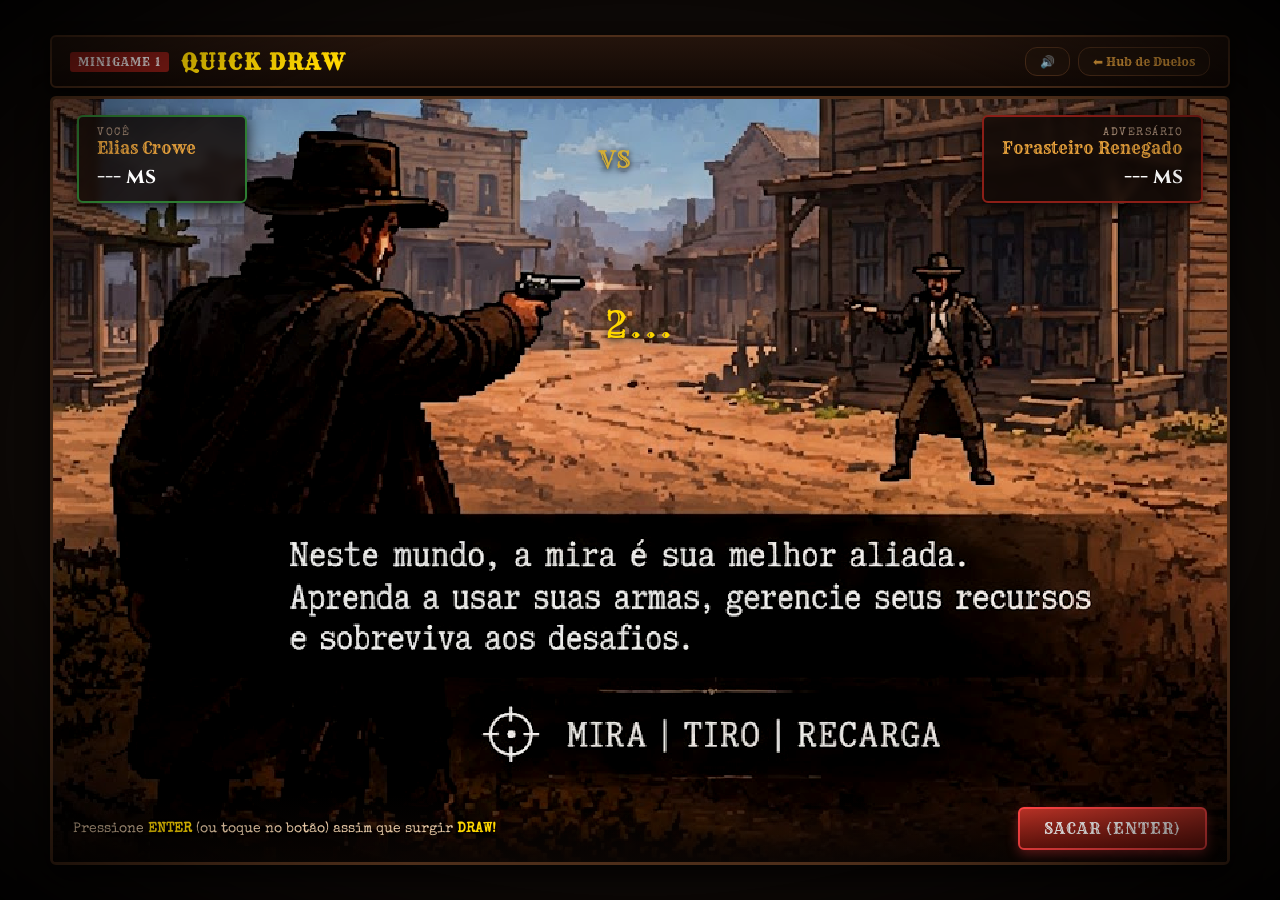
<file: minigames/01_quick_draw/index.html>
<!DOCTYPE html>
<html lang="pt-BR">
<head>
  <meta charset="UTF-8">
  <meta name="viewport" content="width=device-width, initial-scale=1.0">
  <title>The Last Outlaw - Minigame 1: Quick Draw</title>
  <link rel="preconnect" href="https://fonts.googleapis.com">
  <link rel="preconnect" href="https://fonts.gstatic.com" crossorigin>
  <link href="https://fonts.googleapis.com/css2?family=Rye&family=Cinzel:wght@700;900&family=Special+Elite&display=swap" rel="stylesheet">
  <link rel="stylesheet" href="style.css">
</head>
<body>
  <div class="crt-overlay"></div>

  <main class="duel-container">
    <!-- Barra Superior de Controle e Dificuldade -->
    <header class="duel-header">
      <div class="duel-title-group">
        <span class="badge">MINIGAME 1</span>
        <h1>QUICK DRAW</h1>
      </div>

      <div class="duel-nav-actions">
        <button id="toggleAudioBtn" class="pill-btn" title="Ligar/Desligar Som">
          <span id="audioIcon">🔊</span>
        </button>
        <a href="../index.html" class="pill-btn">⬅ Hub de Duelos</a>
      </div>
    </header>

    <!-- Arena do Duelo -->
    <div class="duel-arena" id="duelArena">
      <!-- Cenário de fundo faroeste -->
      <img src="../../imagens/Cena 7 - história.png" alt="Rua de Duelo" class="arena-bg" id="arenaBg">
      <div class="flash-overlay" id="flashOverlay"></div>
      <canvas id="fxCanvas" class="fx-canvas"></canvas>

      <!-- Cartaz Central de Status e Sinal -->
      <div class="center-banner" id="centerBanner">
        <div class="countdown-text" id="countdownText">PREPARE-SE...</div>
        <div class="draw-signal" id="drawSignal">DRAW!</div>
      </div>

      <!-- Placar de Duelo (HUD de tempos) -->
      <div class="duel-hud">
        <div class="duelist-card player">
          <span class="card-role">VOCÊ</span>
          <span class="card-name">Elias Crowe</span>
          <span class="reaction-time" id="playerTime">--- ms</span>
        </div>

        <div class="versus-tag">VS</div>

        <div class="duelist-card enemy">
          <span class="card-role">ADVERSÁRIO</span>
          <span class="card-name" id="enemyName">Pistoleiro Renegado</span>
          <span class="reaction-time" id="enemyTime">--- ms</span>
        </div>
      </div>

      <!-- Dica inferior de controle -->
      <footer class="arena-footer">
        <span class="hint-text">Pressione <strong>ENTER</strong> (ou toque no botão) assim que surgir <strong>DRAW!</strong></span>
        <button class="draw-touch-btn" id="drawTouchBtn">SACAR (ENTER)</button>
      </footer>
    </div>

    <!-- Modal de Resultado -->
    <div class="result-modal" id="resultModal" aria-hidden="true">
      <div class="result-card" id="resultCard">
        <div class="result-badge" id="resultBadge">VITÓRIA</div>
        <h2 id="resultTitle">O MAIS RÁPIDO DO OESTE!</h2>
        <p class="result-detail" id="resultDetail">Você sacou e disparou em 284 ms contra 420 ms do inimigo.</p>

        <div class="stats-comparison">
          <div class="stat-box player">
            <span>SEU TEMPO</span>
            <strong id="finalPlayerTime">284 ms</strong>
          </div>
          <div class="stat-box enemy">
            <span>TEMPO DA IA</span>
            <strong id="finalEnemyTime">420 ms</strong>
          </div>
        </div>

        <div class="result-actions">
          <button class="western-btn primary" id="playAgainBtn">↺ Duelo Novamente (Espaço)</button>
        </div>
      </div>
    </div>
  </main>

  <script src="game.js"></script>
</body>
</html>
</file>
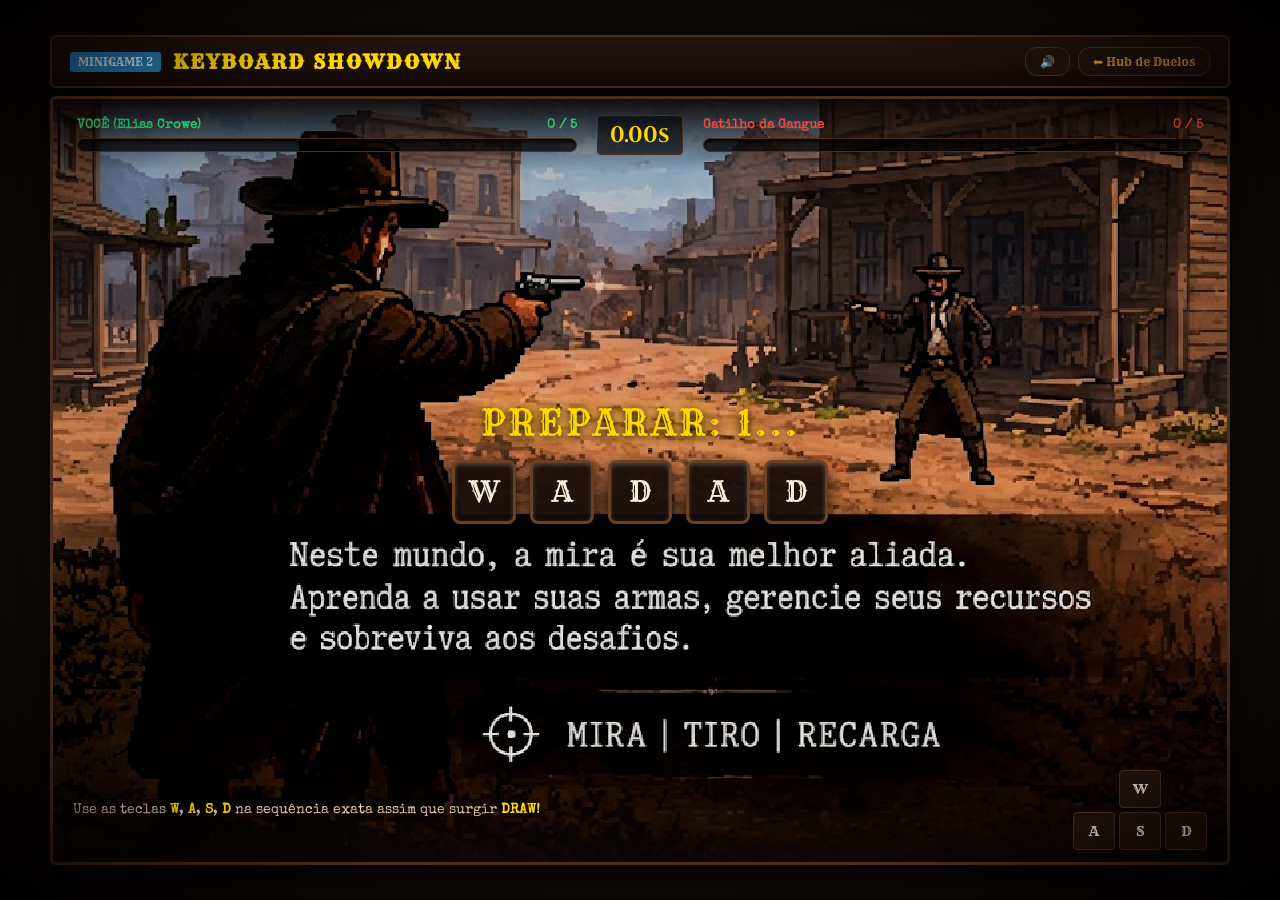
<file: minigames/02_keyboard_showdown/index.html>
<!DOCTYPE html>
<html lang="pt-BR">
<head>
  <meta charset="UTF-8">
  <meta name="viewport" content="width=device-width, initial-scale=1.0">
  <title>The Last Outlaw - Minigame 2: Keyboard Showdown</title>
  <link rel="preconnect" href="https://fonts.googleapis.com">
  <link rel="preconnect" href="https://fonts.gstatic.com" crossorigin>
  <link href="https://fonts.googleapis.com/css2?family=Rye&family=Cinzel:wght@700;900&family=Special+Elite&display=swap" rel="stylesheet">
  <link rel="stylesheet" href="style.css">
</head>
<body>
  <div class="crt-overlay"></div>

  <main class="duel-container">
    <!-- Cabeçalho -->
    <header class="duel-header">
      <div class="duel-title-group">
        <span class="badge">MINIGAME 2</span>
        <h1>KEYBOARD SHOWDOWN</h1>
      </div>

      <div class="duel-nav-actions">
        <button id="toggleAudioBtn" class="pill-btn" title="Ligar/Desligar Som">
          <span id="audioIcon">🔊</span>
        </button>
        <a href="../index.html" class="pill-btn">⬅ Hub de Duelos</a>
      </div>
    </header>

    <!-- Arena do Confronto -->
    <div class="duel-arena" id="duelArena">
      <img src="../../imagens/Cena 7 - história.png" alt="Rua de Duelo" class="arena-bg" id="arenaBg">
      <div class="flash-overlay" id="flashOverlay"></div>
      <canvas id="fxCanvas" class="fx-canvas"></canvas>

      <!-- Painel Superior de Barras de Progresso Competitivas -->
      <div class="progress-scoreboard">
        <div class="progress-lane player">
          <div class="lane-info">
            <span>VOCÊ (Elias Crowe)</span>
            <span id="playerKeysCount">0 / 5</span>
          </div>
          <div class="bar-track">
            <div class="bar-fill player" id="playerBarFill"></div>
          </div>
        </div>

        <div class="timer-display" id="timerDisplay">0.00s</div>

        <div class="progress-lane enemy">
          <div class="lane-info">
            <span id="enemyNameDisplay">Adversário</span>
            <span id="enemyKeysCount">0 / 5</span>
          </div>
          <div class="bar-track">
            <div class="bar-fill enemy" id="enemyBarFill"></div>
          </div>
        </div>
      </div>

      <!-- Centro: Sequência de Teclas WASD em Pixel Art -->
      <div class="sequence-stage" id="sequenceStage">
        <div class="stage-state-text" id="stageStateText">PREPARE SUAS MÃOS...</div>
        <div class="keys-display-container" id="keysDisplayContainer">
          <!-- Teclas inseridas dinamicamente -->
        </div>
        <div class="penalty-indicator" id="penaltyIndicator">+300ms PENALIDADE!</div>
      </div>

      <!-- Rodapé: Dicas e Botões Virtuais para Mobile/Mouse -->
      <footer class="arena-footer">
        <div class="hint-text">
          Use as teclas <strong>W</strong>, <strong>A</strong>, <strong>S</strong>, <strong>D</strong> na sequência exata assim que surgir <strong>DRAW!</strong>
        </div>
        <div class="virtual-keypad">
          <button class="vkey" data-key="W">W</button>
          <div class="vkey-row">
            <button class="vkey" data-key="A">A</button>
            <button class="vkey" data-key="S">S</button>
            <button class="vkey" data-key="D">D</button>
          </div>
        </div>
      </footer>
    </div>

    <!-- Modal de Resultado -->
    <div class="result-modal" id="resultModal" aria-hidden="true">
      <div class="result-card">
        <div class="result-badge" id="resultBadge">VITÓRIA</div>
        <h2 id="resultTitle">SEQUÊNCIA PERFEITA!</h2>
        <p class="result-detail" id="resultDetail">Você completou a sequência em tempo recorde.</p>

        <div class="stats-comparison">
          <div class="stat-box player">
            <span>SEU TEMPO</span>
            <strong id="finalPlayerTime">1.42s</strong>
          </div>
          <div class="stat-box enemy">
            <span>TEMPO DA IA</span>
            <strong id="finalEnemyTime">1.89s</strong>
          </div>
          <div class="stat-box">
            <span>ERROS</span>
            <strong id="finalPlayerErrors">0</strong>
          </div>
        </div>

        <div class="result-actions">
          <button class="western-btn primary" id="playAgainBtn">↺ Jogar Novamente (Espaço)</button>
          <a href="../index.html" class="western-btn">Voltar aos Duelos</a>
        </div>
      </div>
    </div>
  </main>

  <script src="game.js"></script>
</body>
</html>
</file>
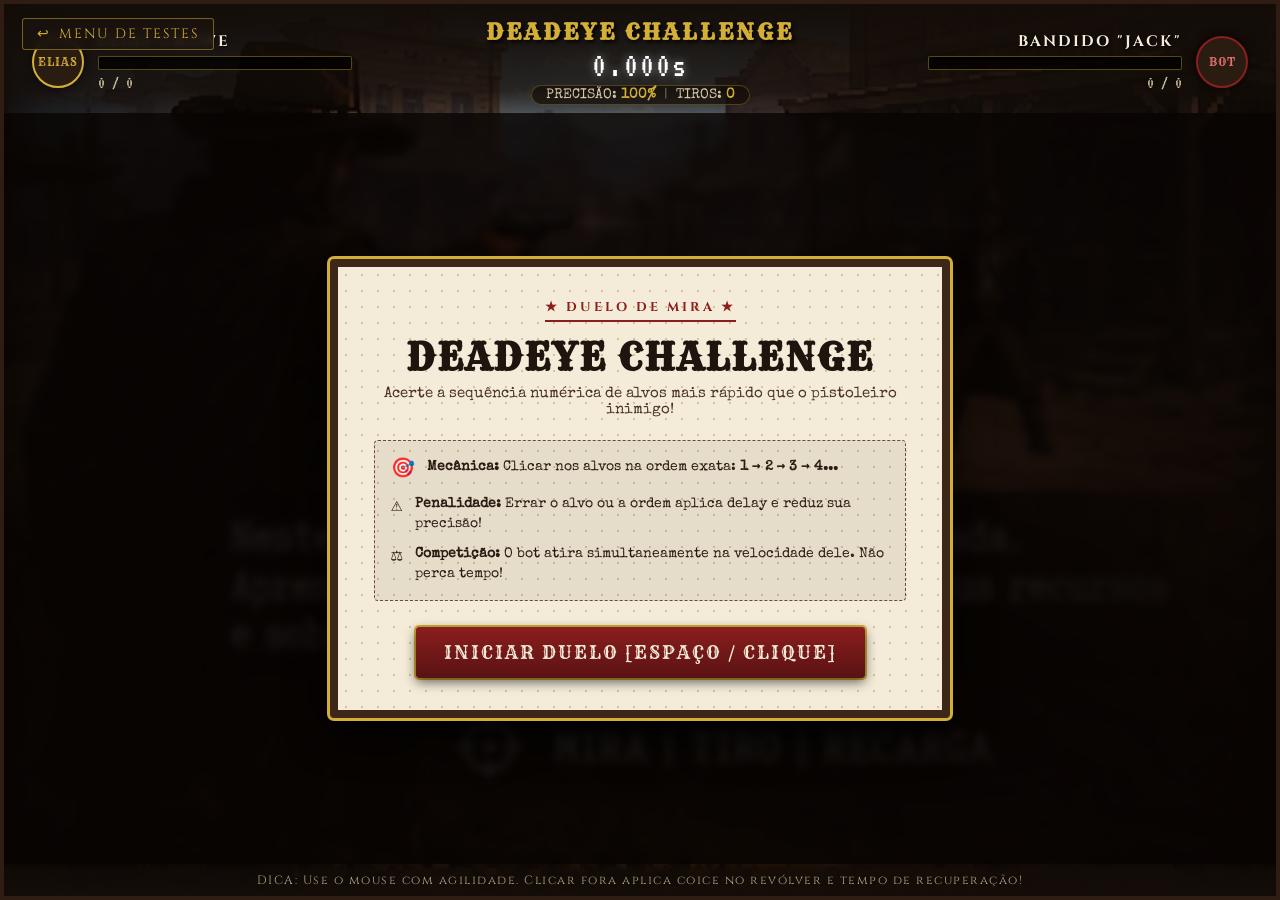
<file: minigames/03_deadeye_challenge/index.html>
<!DOCTYPE html>
<html lang="pt-BR">
<head>
  <meta charset="UTF-8">
  <meta name="viewport" content="width=device-width, initial-scale=1.0">
  <title>The Last Outlaw — Duelo 3: Deadeye Challenge</title>
  <link rel="preconnect" href="https://fonts.googleapis.com">
  <link rel="preconnect" href="https://fonts.gstatic.com" crossorigin>
  <link href="https://fonts.googleapis.com/css2?family=Cinzel:wght@600;700;900&family=Rye&family=Special+Elite&family=VT323&display=swap" rel="stylesheet">
  <link rel="stylesheet" href="style.css">
</head>
<body>
  <div id="game-container">
    <!-- Back to Hub -->
    <a href="../index.html" class="hub-link" id="btn-back-hub" title="Voltar ao Menu de Testes">
      <span class="icon">&#8617;</span> MENU DE TESTES
    </a>

    <!-- Top HUD -->
    <header id="hud-top">
      <div class="hud-box player-hud">
        <div class="hud-avatar">
          <span class="avatar-badge">ELIAS</span>
        </div>
        <div class="hud-info">
          <span class="name">ELIAS CROWE</span>
          <div class="progress-container">
            <div class="progress-bar player-bar" id="player-progress" style="width: 0%"></div>
          </div>
          <span class="score-text" id="player-score-text">0 / 0</span>
        </div>
      </div>

      <div class="duel-center-info">
        <h1 class="duel-title">DEADEYE CHALLENGE</h1>
        <div class="match-timer" id="match-timer">0.000s</div>
        <div class="stats-pill">
          <span>PRECISÃO: <strong id="accuracy-stat">100%</strong></span>
          <span class="sep">|</span>
          <span>TIROS: <strong id="shots-stat">0</strong></span>
        </div>
      </div>

      <div class="hud-box bot-hud">
        <div class="hud-info text-right">
          <span class="name" id="bot-name">BANDIDO "JACK"</span>
          <div class="progress-container">
            <div class="progress-bar bot-bar" id="bot-progress" style="width: 0%"></div>
          </div>
          <span class="score-text" id="bot-score-text">0 / 0</span>
        </div>
        <div class="hud-avatar bot-avatar">
          <span class="avatar-badge red">BOT</span>
        </div>
      </div>
    </header>

    <!-- Active Target Shooting Arena -->
    <main id="shooting-arena" class="arena-idle">
      <!-- Target layer inside the arena bounds -->
      <div id="targets-layer"></div>

      <!-- Effects canvas for muzzle flash, bullet holes, smoke particles, sparks -->
      <canvas id="fx-canvas"></canvas>

      <!-- Center Signal / Announcer -->
      <div id="signal-banner" class="hidden">
        <span id="signal-text">READY</span>
      </div>

      <!-- Start Overlay Screen -->
      <div id="start-overlay" class="overlay-panel">
        <div class="parchment-modal">
          <span class="wanted-seal">&#9733; DUELO DE MIRA &#9733;</span>
          <h2 class="modal-title">DEADEYE CHALLENGE</h2>
          <p class="modal-subtitle">Acerte a sequência numérica de alvos mais rápido que o pistoleiro inimigo!</p>
          
          <div class="instruction-box">
            <div class="rule-row">
              <span class="rule-icon">&#127919;</span>
              <span><strong>Mecânica:</strong> Clicar nos alvos na ordem exata: <strong>1 &rarr; 2 &rarr; 3 &rarr; 4...</strong></span>
            </div>
            <div class="rule-row">
              <span class="rule-icon">&#9888;</span>
              <span><strong>Penalidade:</strong> Errar o alvo ou a ordem aplica delay e reduz sua precisão!</span>
            </div>
            <div class="rule-row">
              <span class="rule-icon">&#9878;</span>
              <span><strong>Competição:</strong> O bot atira simultaneamente na velocidade dele. Não perca tempo!</span>
            </div>
          </div>

          <button id="btn-start" class="btn-western-action">
            <span class="btn-border"></span>
            INICIAR DUELO [ESPAÇO / CLIQUE]
          </button>
        </div>
      </div>

      <!-- Result Modal Overlay -->
      <div id="result-overlay" class="overlay-panel hidden">
        <div class="parchment-modal result-card" id="result-card">
          <div class="result-badge" id="result-badge">VITÓRIA!</div>
          <h2 class="result-headline" id="result-title">O MAIS RÁPIDO DO OESTE!</h2>
          <p class="result-narrative" id="result-desc">Você abateu o bandido antes que ele pudesse sacar.</p>

          <div class="result-stats-grid">
            <div class="stat-cell">
              <span class="stat-lbl">SEU TEMPO</span>
              <span class="stat-val highlight" id="res-player-time">0.000s</span>
            </div>
            <div class="stat-cell">
              <span class="stat-lbl">TEMPO DO BOT</span>
              <span class="stat-val" id="res-bot-time">0.000s</span>
            </div>
            <div class="stat-cell">
              <span class="stat-lbl">PRECISÃO</span>
              <span class="stat-val" id="res-accuracy">100%</span>
            </div>
            <div class="stat-cell">
              <span class="stat-lbl">DISPAROS FEITOS</span>
              <span class="stat-val" id="res-shots">0 (0 erros)</span>
            </div>
          </div>

          <div class="result-actions">
            <button id="btn-restart" class="btn-western-action">
              <span class="btn-border"></span>
              JOGAR NOVAMENTE [ESPAÇO]
            </button>
            <a href="../index.html" class="btn-western-secondary">OUTROS TESTES</a>
          </div>
        </div>
      </div>
    </main>

    <!-- Bottom Instructions Footer -->
    <footer id="hud-bottom">
      <div class="tip-bar">
        <span>DICA: Use o mouse com agilidade. Clicar fora aplica coice no revólver e tempo de recuperação!</span>
      </div>
    </footer>
  </div>

  <script src="game.js"></script>
</body>
</html>
</file>
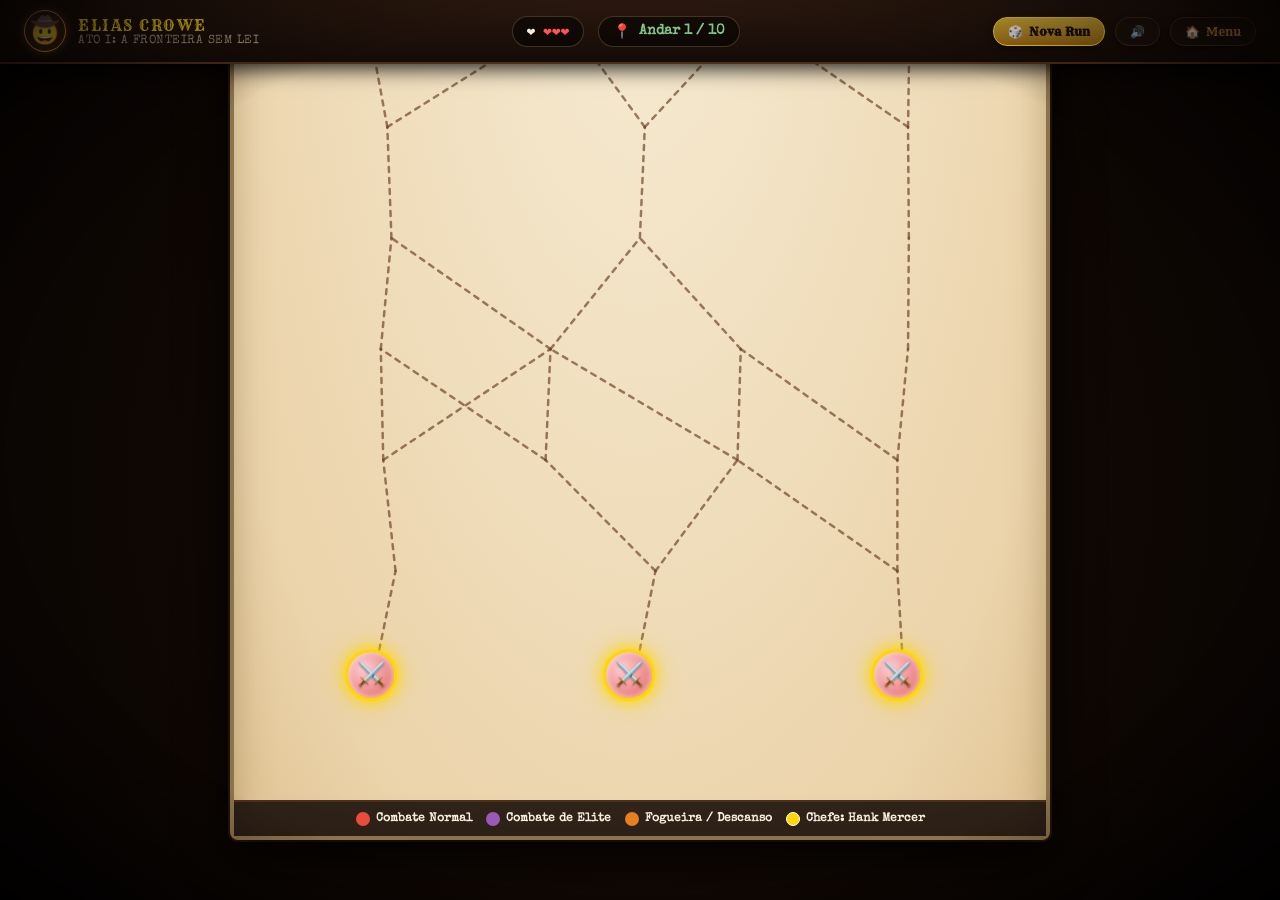
<file: mapa.html>
<!DOCTYPE html>
<html lang="pt-BR">
<head>
  <meta charset="UTF-8">
  <meta name="viewport" content="width=device-width, initial-scale=1.0">
  <title>The Last Outlaw - Mapa do Ato I</title>
  <link rel="preconnect" href="https://fonts.googleapis.com">
  <link rel="preconnect" href="https://fonts.gstatic.com" crossorigin>
  <link href="https://fonts.googleapis.com/css2?family=Rye&family=Cinzel:wght@600;800&family=Special+Elite&display=swap" rel="stylesheet">
  <link rel="stylesheet" href="css/mapa.css">
</head>
<body>
  <!-- Efeito sutil de vinheta atmosférica -->
  <div class="crt-overlay"></div>

  <!-- Contêiner Principal da Página do Mapa -->
  <main class="map-page-wrapper">
    <!-- Barra Superior de Status do Pistoleiro (HUD Roguelike) -->
    <header class="player-hud">
      <div class="hud-character">
        <span class="hud-avatar">🤠</span>
        <div class="hud-char-info">
          <span class="hud-char-name">ELIAS CROWE</span>
          <span class="hud-act-name">ATO I: A FRONTEIRA SEM LEI</span>
        </div>
      </div>

      <div class="hud-stats">
        <div class="hud-stat lives" title="Vidas">
          <span class="stat-icon">❤️</span>
          <span class="stat-val" id="playerLivesVal">❤️❤️❤️</span>
        </div>
        <div class="hud-stat floor" title="Andar da Jornada">
          <span class="stat-icon">📍</span>
          <span class="stat-val" id="playerFloorVal">Andar 1 / 10</span>
        </div>
      </div>

      <div class="hud-actions">
        <button class="pill-btn primary" id="newRunBtn" title="Gerar um novo mapa procedural">
          <span>🎲</span> Nova Run
        </button>
        <button class="pill-btn" id="toggleAudioBtn" title="Ligar/Desligar Áudio">
          <span id="audioIcon">🔊</span>
        </button>
        <a href="index.html" class="pill-btn" id="returnMenuBtn" title="Voltar à tela inicial">
          <span>🏠</span> Menu
        </a>
      </div>
    </header>

    <!-- Área de Rolagem Vertical do Mapa (Sobe da Base até o Topo) -->
    <div class="map-scroll-viewport" id="mapScrollViewport">
      <div class="map-board" id="mapBoard">
        <!-- Fundo de Pergaminho Ilustrado -->
        <div class="parchment-background">
          <!-- Ilustrações decorativas do Velho Oeste -->
          <div class="decor-compass" aria-hidden="true"></div>
          <div class="decor-doodle canyon-left" aria-hidden="true"></div>
          <div class="decor-doodle train-right" aria-hidden="true"></div>
          <div class="decor-doodle saloon-left" aria-hidden="true"></div>
          <div class="decor-doodle mine-right" aria-hidden="true"></div>
        </div>

        <!-- Cabeçalho do Mapa -->
        <div class="map-header-banner">
          <h1 class="map-title">THE LAST OUTLAW</h1>
          <h2 class="map-subtitle">ACT I: THE LAWLESS FRONTIER</h2>
          <div class="seed-indicator" id="seedIndicator">Mapa Procedural Gerado</div>
        </div>

        <!-- Camada SVG de Conexões de Rotas -->
        <svg class="map-routes-svg" id="mapRoutesSvg"></svg>

        <!-- Camada de Nós / Objetivos do Mapa (Centrados com precisão) -->
        <div class="map-nodes-layer" id="mapNodesLayer"></div>

        <!-- Legenda do Mapa no Rodapé do Pergaminho -->
<footer class="map-board-legend">
        <div class="legend-badge"><span class="legend-ico combat"></span> Combate Normal</div>
        <div class="legend-badge"><span class="legend-ico elite"></span> Combate de Elite</div>
        <div class="legend-badge"><span class="legend-ico rest"></span> Fogueira / Descanso</div>
        <div class="legend-badge"><span class="legend-ico boss"></span> Chefe: Hank Mercer</div>
      </footer>
      </div>
    </div>
  </main>

  <!-- MODAL DE ENCONTRO / DECISÃO DO NÓ -->
  <div class="encounter-modal-overlay" id="encounterOverlay" aria-hidden="true">
    <div class="encounter-modal-card" id="encounterCard">
      <header class="encounter-card-header">
        <span class="encounter-badge" id="encounterBadge">COMBATE</span>
        <h3 id="encounterTitle">Título do Encontro</h3>
      </header>

      <div class="encounter-card-body">
        <div class="encounter-icon-preview" id="encounterIconPreview">⚔️</div>
        <p class="encounter-story" id="encounterStory">Texto narrativo do encontro...</p>
        <div class="encounter-reward-box" id="encounterRewardBox">Recompensa estimada</div>
      </div>

      <footer class="encounter-card-actions" id="encounterActions">
        <!-- Botões de escolha inseridos dinamicamente -->
      </footer>
    </div>
  </div>

  <!-- MODAL DE VITÓRIA DO ATO I -->
  <dialog class="victory-modal" id="victoryModal">
    <div class="victory-card">
      <span class="victory-star">⭐</span>
      <h2>XERIFE HANK MERCER DERROTADO!</h2>
      <p class="victory-quote">"O silêncio volta a reinar sobre Blackwater Pass. O xerife corrupto caiu, mas o rastro de Silas Blackwood leva para além das montanhas."</p>
      <div class="victory-stats">
        <p><strong>Ato I Concluído com Sucesso!</strong></p>
        <p>O silêncio volta a reinar sobre Blackwater Pass.</p>
      </div>
      <div class="victory-actions">
        <button class="pill-btn primary" id="victoryNewRunBtn">🎲 Jogar Novamente (Nova Run)</button>
        <a href="index.html" class="pill-btn">🏠 Menu Principal</a>
      </div>
    </div>
  </dialog>

  <script src="js/mapa.js"></script>
</body>
</html>
</file>
<file: minigames/01_quick_draw/style.css>
/* ===================================================
   MINIGAME 1: QUICK DRAW - DESIGN FAROESTE
   =================================================== */

:root {
  --color-bg: #0c0806;
  --color-wood: #22140c;
  --color-wood-border: #4d2e1a;
  --color-gold: #e6a13c;
  --color-gold-bright: #ffd700;
  --color-red: #8b1e17;
  --color-red-bright: #e74c3c;
  --color-parchment: #f0e4cc;
  --font-western: 'Rye', serif;
  --font-title: 'Cinzel', serif;
  --font-mono: 'Special Elite', monospace;
}

* {
  margin: 0;
  padding: 0;
  box-sizing: border-box;
}

body {
  background-color: var(--color-bg);
  color: #f5eedb;
  font-family: var(--font-mono);
  min-height: 100vh;
  display: flex;
  align-items: center;
  justify-content: center;
  overflow: hidden;
  user-select: none;
}

.crt-overlay {
  position: fixed;
  inset: 0;
  pointer-events: none;
  background: radial-gradient(ellipse at center, transparent 70%, rgba(0, 0, 0, 0.85) 100%);
  z-index: 100;
}

/* Contêiner principal do duelo */
.duel-container {
  display: flex;
  flex-direction: column;
  width: 100vw;
  height: 100vh;
  max-width: 1200px;
  max-height: 850px;
  padding: 10px;
  position: relative;
}

/* Cabeçalho */
.duel-header {
  display: flex;
  justify-content: space-between;
  align-items: center;
  background: linear-gradient(180deg, #24140c 0%, #130a06 100%);
  border: 2px solid var(--color-wood-border);
  border-radius: 6px;
  padding: 10px 18px;
  box-shadow: 0 4px 15px rgba(0, 0, 0, 0.8);
  margin-bottom: 8px;
  flex-shrink: 0;
}

.duel-title-group {
  display: flex;
  align-items: center;
  gap: 12px;
}

.duel-title-group h1 {
  font-family: var(--font-western);
  font-size: 1.3rem;
  color: var(--color-gold-bright);
  letter-spacing: 2px;
}

.badge {
  background: var(--color-red);
  color: #fff;
  font-size: 0.68rem;
  padding: 3px 8px;
  border-radius: 3px;
  font-family: var(--font-western);
  letter-spacing: 1px;
}

.difficulty-group {
  display: flex;
  align-items: center;
  gap: 8px;
  font-size: 0.82rem;
  color: var(--color-gold);
}

.western-select {
  background: #180c07;
  color: #fff;
  border: 1px solid var(--color-wood-border);
  padding: 5px 12px;
  border-radius: 4px;
  font-family: var(--font-mono);
  font-size: 0.82rem;
  cursor: pointer;
}

.duel-nav-actions {
  display: flex;
  gap: 8px;
}

.pill-btn {
  background: rgba(35, 20, 12, 0.85);
  color: var(--color-gold);
  border: 1px solid var(--color-wood-border);
  padding: 6px 14px;
  border-radius: 12px;
  cursor: pointer;
  font-family: var(--font-western);
  font-size: 0.75rem;
  text-decoration: none;
  transition: all 0.2s ease;
}

.pill-btn:hover {
  background: var(--color-wood-border);
  color: #fff;
  box-shadow: 0 0 10px rgba(230, 161, 60, 0.5);
}

/* Arena do Duelo */
.duel-arena {
  position: relative;
  flex: 1;
  border: 3px solid var(--color-wood-border);
  border-radius: 6px;
  overflow: hidden;
  background: #000;
  box-shadow: inset 0 0 40px rgba(0, 0, 0, 0.9), 0 10px 30px rgba(0,0,0,0.8);
  display: flex;
  flex-direction: column;
  justify-content: space-between;
}

.arena-bg {
  position: absolute;
  inset: 0;
  width: 100%;
  height: 100%;
  object-fit: cover;
  image-rendering: pixelated;
  image-rendering: crisp-edges;
  filter: contrast(1.1) brightness(0.95);
  z-index: 1;
  transition: transform 0.15s ease, filter 0.15s ease;
}

.flash-overlay {
  position: absolute;
  inset: 0;
  background: #fff;
  opacity: 0;
  pointer-events: none;
  z-index: 5;
  transition: opacity 0.08s ease-out;
}

.fx-canvas {
  position: absolute;
  inset: 0;
  width: 100%;
  height: 100%;
  pointer-events: none;
  z-index: 6;
}

/* Banner Central com Contagem e Sinal DRAW! */
.center-banner {
  position: absolute;
  top: 36%;
  left: 50%;
  transform: translate(-50%, -50%);
  text-align: center;
  z-index: 20;
  pointer-events: none;
}

.countdown-text {
  font-family: var(--font-western);
  font-size: 2.2rem;
  color: var(--color-gold-bright);
  text-shadow: 0 2px 8px rgba(0, 0, 0, 0.95), 0 0 20px rgba(230, 161, 60, 0.8);
  letter-spacing: 3px;
  transition: all 0.2s ease;
}

.draw-signal {
  font-family: var(--font-western);
  font-size: 5rem;
  color: #ff2222;
  text-shadow: 
    0 0 10px #ffffff,
    0 0 25px #ff2222,
    0 0 50px #ff0000;
  letter-spacing: 6px;
  transform: scale(0);
  opacity: 0;
  transition: transform 0.1s cubic-bezier(0.175, 0.885, 0.32, 1.275), opacity 0.1s ease;
}

.draw-signal.active {
  transform: scale(1.15);
  opacity: 1;
}

/* HUD do Duelo */
.duel-hud {
  position: relative;
  z-index: 10;
  display: flex;
  justify-content: space-between;
  align-items: center;
  padding: 16px 24px;
}

.duelist-card {
  background: rgba(18, 10, 6, 0.85);
  border: 2px solid var(--color-wood-border);
  padding: 10px 18px;
  border-radius: 6px;
  min-width: 170px;
  display: flex;
  flex-direction: column;
  backdrop-filter: blur(4px);
  box-shadow: 0 4px 15px rgba(0, 0, 0, 0.8);
}

.duelist-card.player {
  border-color: #2e7d32;
  text-align: left;
}

.duelist-card.enemy {
  border-color: var(--color-red);
  text-align: right;
}

.card-role {
  font-size: 0.68rem;
  letter-spacing: 1.5px;
  color: #a88d77;
}

.card-name {
  font-family: var(--font-western);
  font-size: 1rem;
  color: var(--color-gold);
  margin-bottom: 4px;
}

.reaction-time {
  font-family: var(--font-title);
  font-size: 1.35rem;
  font-weight: bold;
  color: #fff;
}

.versus-tag {
  font-family: var(--font-western);
  font-size: 1.5rem;
  color: #d4af37;
  text-shadow: 0 2px 6px #000;
}

/* Rodapé da Arena */
.arena-footer {
  position: relative;
  z-index: 10;
  display: flex;
  justify-content: space-between;
  align-items: center;
  padding: 12px 20px;
  background: linear-gradient(180deg, transparent 0%, rgba(10, 5, 3, 0.95) 100%);
}

.hint-text {
  font-size: 0.88rem;
  color: #e6c8a5;
  text-shadow: 0 1px 3px #000;
}

.hint-text strong {
  color: var(--color-gold-bright);
}

.draw-touch-btn {
  background: linear-gradient(180deg, #b83226 0%, #6d150d 100%);
  color: #fff;
  border: 2px solid #ff4444;
  padding: 10px 24px;
  border-radius: 6px;
  font-family: var(--font-western);
  font-size: 0.95rem;
  letter-spacing: 1px;
  cursor: pointer;
  box-shadow: 0 4px 12px rgba(255, 68, 68, 0.4);
  transition: all 0.15s ease;
}

.draw-touch-btn:hover {
  transform: translateY(-2px);
  box-shadow: 0 6px 18px rgba(255, 68, 68, 0.6);
}

.draw-touch-btn:active {
  transform: scale(0.96);
}

/* Modal de Resultado */
.result-modal {
  position: absolute;
  inset: 0;
  background: rgba(0, 0, 0, 0.88);
  backdrop-filter: blur(6px);
  display: flex;
  align-items: center;
  justify-content: center;
  z-index: 50;
  opacity: 0;
  pointer-events: none;
  transition: opacity 0.25s ease;
  padding: 16px;
}

.result-modal.visible {
  opacity: 1;
  pointer-events: auto;
}

.result-card {
  background-color: var(--color-parchment);
  background-image: 
    radial-gradient(ellipse at center, #faf4e6 0%, #e6d3b3 100%),
    repeating-linear-gradient(45deg, rgba(0,0,0,0.02) 0px, rgba(0,0,0,0.02) 2px, transparent 2px, transparent 4px);
  color: #2b180d;
  border: 4px solid #8d734a;
  border-radius: 8px;
  padding: 30px 24px;
  max-width: 480px;
  width: 95%;
  text-align: center;
  box-shadow: 0 20px 50px rgba(0, 0, 0, 0.95);
  transform: scale(0.9);
  transition: transform 0.2s cubic-bezier(0.175, 0.885, 0.32, 1.275);
}

.result-modal.visible .result-card {
  transform: scale(1);
}

.result-badge {
  display: inline-block;
  background: #2e7d32;
  color: #fff;
  font-family: var(--font-western);
  font-size: 0.8rem;
  letter-spacing: 2px;
  padding: 4px 14px;
  border-radius: 4px;
  margin-bottom: 12px;
}

.result-badge.defeat {
  background: #a31919;
}

.result-badge.foul {
  background: #e67e22;
}

.result-card h2 {
  font-family: var(--font-western);
  font-size: 1.5rem;
  color: #4a2212;
  margin-bottom: 10px;
}

.result-detail {
  font-size: 0.95rem;
  line-height: 1.5;
  color: #5c3822;
  margin-bottom: 20px;
}

.stats-comparison {
  display: flex;
  justify-content: space-around;
  background: rgba(141, 115, 74, 0.2);
  border: 1px dashed #8d734a;
  border-radius: 6px;
  padding: 12px;
  margin-bottom: 24px;
}

.stat-box span {
  display: block;
  font-size: 0.72rem;
  color: #7b5333;
  letter-spacing: 1px;
  margin-bottom: 2px;
}

.stat-box strong {
  font-family: var(--font-title);
  font-size: 1.4rem;
  color: #2b180d;
}

.result-actions {
  display: flex;
  justify-content: center;
  gap: 14px;
}

.western-btn {
  background: linear-gradient(180deg, #7a3a22 0%, #4d1c0c 100%);
  color: #fff;
  border: 2px solid #331206;
  padding: 10px 18px;
  border-radius: 4px;
  font-family: var(--font-western);
  font-size: 0.85rem;
  cursor: pointer;
  text-decoration: none;
  display: inline-block;
  transition: all 0.15s ease;
}

.western-btn:hover {
  background: linear-gradient(180deg, #94482b 0%, #642612 100%);
  transform: translateY(-2px);
  box-shadow: 0 4px 10px rgba(0, 0, 0, 0.4);
}

.western-btn.primary {
  background: linear-gradient(180deg, #d4af37 0%, #996515 100%);
  color: #1a0f07;
  border-color: #ffd700;
  font-weight: bold;
}

.western-btn.primary:hover {
  background: linear-gradient(180deg, #f5cf4a 0%, #b3791a 100%);
  box-shadow: 0 0 15px rgba(255, 215, 0, 0.6);
}
</file>
<file: minigames/02_keyboard_showdown/style.css>
/* ===================================================
   MINIGAME 2: KEYBOARD SHOWDOWN - DESIGN FAROESTE
   =================================================== */

:root {
  --color-bg: #0c0806;
  --color-wood: #22140c;
  --color-wood-border: #4d2e1a;
  --color-gold: #e6a13c;
  --color-gold-bright: #ffd700;
  --color-green: #2ecc71;
  --color-red: #e74c3c;
  --color-parchment: #f0e4cc;
  --font-western: 'Rye', serif;
  --font-title: 'Cinzel', serif;
  --font-mono: 'Special Elite', monospace;
}

* {
  margin: 0;
  padding: 0;
  box-sizing: border-box;
}

body {
  background-color: var(--color-bg);
  color: #f5eedb;
  font-family: var(--font-mono);
  min-height: 100vh;
  display: flex;
  align-items: center;
  justify-content: center;
  overflow: hidden;
  user-select: none;
}

.crt-overlay {
  position: fixed;
  inset: 0;
  pointer-events: none;
  background: radial-gradient(ellipse at center, transparent 70%, rgba(0, 0, 0, 0.85) 100%);
  z-index: 100;
}

.duel-container {
  display: flex;
  flex-direction: column;
  width: 100vw;
  height: 100vh;
  max-width: 1200px;
  max-height: 850px;
  padding: 10px;
  position: relative;
}

/* Header */
.duel-header {
  display: flex;
  justify-content: space-between;
  align-items: center;
  background: linear-gradient(180deg, #24140c 0%, #130a06 100%);
  border: 2px solid var(--color-wood-border);
  border-radius: 6px;
  padding: 10px 18px;
  box-shadow: 0 4px 15px rgba(0, 0, 0, 0.8);
  margin-bottom: 8px;
}

.duel-title-group {
  display: flex;
  align-items: center;
  gap: 12px;
}

.duel-title-group h1 {
  font-family: var(--font-western);
  font-size: 1.25rem;
  color: var(--color-gold-bright);
  letter-spacing: 2px;
}

.badge {
  background: #2980b9;
  color: #fff;
  font-size: 0.68rem;
  padding: 3px 8px;
  border-radius: 3px;
  font-family: var(--font-western);
}

.difficulty-group {
  display: flex;
  align-items: center;
  gap: 8px;
  font-size: 0.82rem;
  color: var(--color-gold);
}

.western-select {
  background: #180c07;
  color: #fff;
  border: 1px solid var(--color-wood-border);
  padding: 5px 12px;
  border-radius: 4px;
  font-family: var(--font-mono);
  font-size: 0.82rem;
  cursor: pointer;
}

.duel-nav-actions {
  display: flex;
  gap: 8px;
}

.pill-btn {
  background: rgba(35, 20, 12, 0.85);
  color: var(--color-gold);
  border: 1px solid var(--color-wood-border);
  padding: 6px 14px;
  border-radius: 12px;
  cursor: pointer;
  font-family: var(--font-western);
  font-size: 0.75rem;
  text-decoration: none;
  transition: all 0.2s ease;
}

.pill-btn:hover {
  background: var(--color-wood-border);
  color: #fff;
  box-shadow: 0 0 10px rgba(230, 161, 60, 0.5);
}

/* Arena */
.duel-arena {
  position: relative;
  flex: 1;
  border: 3px solid var(--color-wood-border);
  border-radius: 6px;
  overflow: hidden;
  background: #000;
  box-shadow: inset 0 0 40px rgba(0, 0, 0, 0.9), 0 10px 30px rgba(0,0,0,0.8);
  display: flex;
  flex-direction: column;
  justify-content: space-between;
}

.arena-bg {
  position: absolute;
  inset: 0;
  width: 100%;
  height: 100%;
  object-fit: cover;
  image-rendering: pixelated;
  image-rendering: crisp-edges;
  filter: contrast(1.1) brightness(0.9);
  z-index: 1;
}

.flash-overlay {
  position: absolute;
  inset: 0;
  background: #fff;
  opacity: 0;
  pointer-events: none;
  z-index: 5;
  transition: opacity 0.08s ease-out;
}

.fx-canvas {
  position: absolute;
  inset: 0;
  width: 100%;
  height: 100%;
  pointer-events: none;
  z-index: 6;
}

/* Placar de Progresso Duplo */
.progress-scoreboard {
  position: relative;
  z-index: 10;
  display: flex;
  justify-content: space-between;
  align-items: center;
  padding: 16px 24px;
  background: linear-gradient(180deg, rgba(12, 6, 3, 0.95) 0%, transparent 100%);
  gap: 20px;
}

.progress-lane {
  flex: 1;
  display: flex;
  flex-direction: column;
  gap: 6px;
}

.lane-info {
  display: flex;
  justify-content: space-between;
  font-size: 0.8rem;
  font-weight: bold;
}

.progress-lane.player .lane-info { color: #2ecc71; }
.progress-lane.enemy .lane-info { color: #e74c3c; }

.bar-track {
  height: 14px;
  background: rgba(0, 0, 0, 0.7);
  border: 1px solid var(--color-wood-border);
  border-radius: 7px;
  overflow: hidden;
  box-shadow: inset 0 2px 4px #000;
}

.bar-fill {
  height: 100%;
  width: 0%;
  border-radius: 7px;
  transition: width 0.15s ease-out;
}

.bar-fill.player {
  background: linear-gradient(90deg, #27ae60, #2ecc71);
  box-shadow: 0 0 10px rgba(46, 204, 113, 0.7);
}

.bar-fill.enemy {
  background: linear-gradient(90deg, #c0392b, #e74c3c);
  box-shadow: 0 0 10px rgba(231, 76, 60, 0.7);
}

.timer-display {
  font-family: var(--font-title);
  font-size: 1.4rem;
  color: var(--color-gold-bright);
  font-weight: bold;
  min-width: 80px;
  text-align: center;
  background: rgba(0, 0, 0, 0.6);
  padding: 4px 12px;
  border-radius: 4px;
  border: 1px solid var(--color-wood-border);
}

/* Estágio Central de Teclas */
.sequence-stage {
  position: absolute;
  top: 50%;
  left: 50%;
  transform: translate(-50%, -50%);
  z-index: 20;
  display: flex;
  flex-direction: column;
  align-items: center;
  gap: 16px;
  pointer-events: none;
  width: 90%;
  max-width: 750px;
}

.stage-state-text {
  font-family: var(--font-western);
  font-size: 2.2rem;
  color: var(--color-gold-bright);
  text-shadow: 0 2px 10px #000, 0 0 20px rgba(255, 215, 0, 0.8);
  letter-spacing: 3px;
}

.stage-state-text.draw {
  font-size: 3.5rem;
  color: #ff3333;
  text-shadow: 0 0 20px #ffffff, 0 0 35px #ff0000;
  animation: pulseDraw 0.6s infinite alternate ease-in-out;
}

@keyframes pulseDraw {
  0% { transform: scale(1); }
  100% { transform: scale(1.1); }
}

.keys-display-container {
  display: flex;
  justify-content: center;
  align-items: center;
  gap: 14px;
  flex-wrap: wrap;
}

/* Caixa de cada tecla */
.key-box {
  width: 64px;
  height: 64px;
  background: rgba(22, 13, 8, 0.92);
  border: 3px solid #6b4124;
  border-radius: 8px;
  display: flex;
  align-items: center;
  justify-content: center;
  font-family: var(--font-western);
  font-size: 1.8rem;
  color: #f5eedb;
  box-shadow: 0 6px 15px rgba(0, 0, 0, 0.8), inset 0 2px 4px rgba(255, 255, 255, 0.2);
  transition: all 0.15s cubic-bezier(0.175, 0.885, 0.32, 1.275);
}

/* Tecla Concluída (Verde) */
.key-box.completed {
  background: #1e6b35;
  border-color: #2ecc71;
  color: #ffffff;
  box-shadow: 0 0 15px rgba(46, 204, 113, 0.8);
  transform: scale(0.94);
}

/* Próxima Tecla Ativa (Dourada Pulsante) */
.key-box.active {
  background: radial-gradient(circle, #f39c12, #d35400);
  border-color: #ffd700;
  color: #ffffff;
  transform: scale(1.18);
  box-shadow: 0 0 20px #ffd700, 0 0 35px rgba(255, 215, 0, 0.8);
  animation: activeKeyGlow 0.8s infinite alternate ease-in-out;
}

@keyframes activeKeyGlow {
  0% { transform: scale(1.12); box-shadow: 0 0 15px #ffd700; }
  100% { transform: scale(1.22); box-shadow: 0 0 30px #ffffff, 0 0 45px #ffaa00; }
}

/* Tecla com Erro (Treme em Vermelho) */
.key-box.error-shake {
  background: #c0392b !important;
  border-color: #ff3333 !important;
  animation: shakeKey 0.3s ease-in-out;
}

@keyframes shakeKey {
  0%, 100% { transform: scale(1.18) translateX(0); }
  25% { transform: scale(1.18) translateX(-8px); }
  75% { transform: scale(1.18) translateX(8px); }
}

.penalty-indicator {
  font-family: var(--font-title);
  font-size: 1rem;
  color: #ff4444;
  font-weight: bold;
  opacity: 0;
  transform: translateY(-5px);
  transition: all 0.2s ease;
}

.penalty-indicator.visible {
  opacity: 1;
  transform: translateY(0);
}

/* Rodapé */
.arena-footer {
  position: relative;
  z-index: 10;
  display: flex;
  justify-content: space-between;
  align-items: center;
  padding: 12px 20px;
  background: linear-gradient(180deg, transparent 0%, rgba(10, 5, 3, 0.95) 100%);
}

.hint-text {
  font-size: 0.85rem;
  color: #e6c8a5;
  text-shadow: 0 1px 3px #000;
}

.hint-text strong {
  color: var(--color-gold-bright);
}

/* Teclado virtual mobile/mouse */
.virtual-keypad {
  display: flex;
  flex-direction: column;
  align-items: center;
  gap: 4px;
}

.vkey-row {
  display: flex;
  gap: 4px;
}

.vkey {
  width: 42px;
  height: 38px;
  background: rgba(35, 20, 12, 0.9);
  color: #f5eedb;
  border: 1px solid var(--color-wood-border);
  border-radius: 4px;
  font-family: var(--font-western);
  font-size: 0.9rem;
  cursor: pointer;
  transition: all 0.1s ease;
}

.vkey:hover, .vkey:active {
  background: var(--color-wood-border);
  color: #ffd700;
  transform: scale(0.95);
}

/* Modal */
.result-modal {
  position: absolute;
  inset: 0;
  background: rgba(0, 0, 0, 0.88);
  backdrop-filter: blur(6px);
  display: flex;
  align-items: center;
  justify-content: center;
  z-index: 50;
  opacity: 0;
  pointer-events: none;
  transition: opacity 0.25s ease;
  padding: 16px;
}

.result-modal.visible {
  opacity: 1;
  pointer-events: auto;
}

.result-card {
  background-color: var(--color-parchment);
  background-image: 
    radial-gradient(ellipse at center, #faf4e6 0%, #e6d3b3 100%),
    repeating-linear-gradient(45deg, rgba(0,0,0,0.02) 0px, rgba(0,0,0,0.02) 2px, transparent 2px, transparent 4px);
  color: #2b180d;
  border: 4px solid #8d734a;
  border-radius: 8px;
  padding: 30px 24px;
  max-width: 480px;
  width: 95%;
  text-align: center;
  box-shadow: 0 20px 50px rgba(0, 0, 0, 0.95);
  transform: scale(0.9);
  transition: transform 0.2s cubic-bezier(0.175, 0.885, 0.32, 1.275);
}

.result-modal.visible .result-card {
  transform: scale(1);
}

.result-badge {
  display: inline-block;
  background: #2e7d32;
  color: #fff;
  font-family: var(--font-western);
  font-size: 0.8rem;
  letter-spacing: 2px;
  padding: 4px 14px;
  border-radius: 4px;
  margin-bottom: 12px;
}

.result-badge.defeat {
  background: #a31919;
}

.result-card h2 {
  font-family: var(--font-western);
  font-size: 1.5rem;
  color: #4a2212;
  margin-bottom: 10px;
}

.result-detail {
  font-size: 0.95rem;
  line-height: 1.5;
  color: #5c3822;
  margin-bottom: 20px;
}

.stats-comparison {
  display: flex;
  justify-content: space-around;
  background: rgba(141, 115, 74, 0.2);
  border: 1px dashed #8d734a;
  border-radius: 6px;
  padding: 12px;
  margin-bottom: 24px;
}

.stat-box span {
  display: block;
  font-size: 0.72rem;
  color: #7b5333;
  letter-spacing: 1px;
  margin-bottom: 2px;
}

.stat-box strong {
  font-family: var(--font-title);
  font-size: 1.3rem;
  color: #2b180d;
}

.result-actions {
  display: flex;
  justify-content: center;
  gap: 14px;
}

.western-btn {
  background: linear-gradient(180deg, #7a3a22 0%, #4d1c0c 100%);
  color: #fff;
  border: 2px solid #331206;
  padding: 10px 18px;
  border-radius: 4px;
  font-family: var(--font-western);
  font-size: 0.85rem;
  cursor: pointer;
  text-decoration: none;
  display: inline-block;
  transition: all 0.15s ease;
}

.western-btn:hover {
  background: linear-gradient(180deg, #94482b 0%, #642612 100%);
  transform: translateY(-2px);
  box-shadow: 0 4px 10px rgba(0, 0, 0, 0.4);
}

.western-btn.primary {
  background: linear-gradient(180deg, #d4af37 0%, #996515 100%);
  color: #1a0f07;
  border-color: #ffd700;
  font-weight: bold;
}

.western-btn.primary:hover {
  background: linear-gradient(180deg, #f5cf4a 0%, #b3791a 100%);
  box-shadow: 0 0 15px rgba(255, 215, 0, 0.6);
}
</file>
<file: minigames/03_deadeye_challenge/style.css>
/* ==========================================================================
   THE LAST OUTLAW — DUELO 3: DEADEYE CHALLENGE (STYLE)
   ========================================================================== */

:root {
  --gold: #d4af37;
  --gold-glow: rgba(212, 175, 55, 0.6);
  --parchment: #f4ecd8;
  --dark-parchment: #d9c7a7;
  --leather-dark: #1b130e;
  --leather-mid: #2c1e15;
  --wood-grain: #3d2719;
  --blood-red: #8b1e1e;
  --blood-glow: rgba(139, 30, 30, 0.7);
  --success-green: #2e7d32;
  --font-western: 'Rye', serif;
  --font-serif: 'Cinzel', serif;
  --font-typewriter: 'Special Elite', monospace;
  --font-pixel: 'VT323', monospace;
}

* {
  box-sizing: border-box;
  margin: 0;
  padding: 0;
  user-select: none;
  -webkit-user-select: none;
}

html, body {
  width: 100%;
  height: 100%;
  background-color: #0b0705;
  color: var(--parchment);
  font-family: var(--font-typewriter);
  overflow: hidden;
  display: flex;
  align-items: center;
  justify-content: center;
}

/* Container simulating 16:9 arcade canvas */
#game-container {
  position: relative;
  width: 100vw;
  height: 100vh;
  max-width: 1920px;
  max-height: 1080px;
  display: flex;
  flex-direction: column;
  background-image: url('../../imagens/Cena 7 - história.png');
  background-position: center;
  background-repeat: no-repeat;
  background-size: cover;
  box-shadow: 0 0 60px rgba(0, 0, 0, 0.9) inset, 0 0 40px rgba(0, 0, 0, 0.8);
  border: 4px solid #2f1d13;
  overflow: hidden;
}

/* Vignette overlay */
#game-container::before {
  content: '';
  position: absolute;
  inset: 0;
  background: radial-gradient(circle at center, rgba(15, 10, 6, 0.35) 0%, rgba(10, 6, 3, 0.85) 100%);
  pointer-events: none;
  z-index: 1;
}

/* Hub Link */
.hub-link {
  position: absolute;
  top: 14px;
  left: 18px;
  z-index: 50;
  color: var(--gold);
  text-decoration: none;
  font-family: var(--font-serif);
  font-size: 0.85rem;
  letter-spacing: 2px;
  padding: 6px 14px;
  background: rgba(27, 19, 14, 0.88);
  border: 1px solid rgba(212, 175, 55, 0.5);
  border-radius: 3px;
  display: flex;
  align-items: center;
  gap: 8px;
  transition: all 0.2s ease;
  backdrop-filter: blur(4px);
}

.hub-link:hover {
  background: rgba(212, 175, 55, 0.25);
  border-color: var(--gold);
  transform: translateX(-2px);
  box-shadow: 0 0 12px var(--gold-glow);
}

/* ==========================================================================
   TOP HUD
   ========================================================================== */
#hud-top {
  position: relative;
  z-index: 20;
  display: flex;
  justify-content: space-between;
  align-items: center;
  padding: 14px 28px 8px 28px;
  background: linear-gradient(180deg, rgba(20, 13, 8, 0.95) 0%, rgba(20, 13, 8, 0.6) 80%, transparent 100%);
}

.hud-box {
  display: flex;
  align-items: center;
  gap: 14px;
  width: 320px;
}

.hud-avatar {
  width: 52px;
  height: 52px;
  border-radius: 50%;
  border: 2px solid var(--gold);
  background: #2b1c12;
  display: flex;
  align-items: center;
  justify-content: center;
  box-shadow: 0 0 10px rgba(0, 0, 0, 0.7);
  flex-shrink: 0;
}

.bot-avatar {
  border-color: var(--blood-red);
}

.avatar-badge {
  font-family: var(--font-western);
  font-size: 0.7rem;
  color: var(--gold);
  letter-spacing: 1px;
}

.avatar-badge.red {
  color: #e57373;
}

.hud-info {
  flex: 1;
  display: flex;
  flex-direction: column;
  gap: 4px;
}

.hud-info.text-right {
  align-items: flex-end;
}

.hud-info .name {
  font-family: var(--font-serif);
  font-weight: 700;
  font-size: 0.95rem;
  letter-spacing: 2px;
  color: var(--parchment);
  text-shadow: 1px 1px 2px #000;
}

.progress-container {
  width: 100%;
  height: 14px;
  background: rgba(0, 0, 0, 0.7);
  border: 1px solid rgba(212, 175, 55, 0.4);
  border-radius: 2px;
  overflow: hidden;
  box-shadow: inset 0 2px 4px rgba(0, 0, 0, 0.8);
}

.progress-bar {
  height: 100%;
  transition: width 0.15s ease-out;
}

.player-bar {
  background: linear-gradient(90deg, #d4af37 0%, #ffd700 100%);
  box-shadow: 0 0 8px rgba(255, 215, 0, 0.6);
}

.bot-bar {
  background: linear-gradient(90deg, #8b1e1e 0%, #e53935 100%);
  box-shadow: 0 0 8px rgba(229, 57, 53, 0.6);
}

.score-text {
  font-family: var(--font-pixel);
  font-size: 1.1rem;
  color: var(--dark-parchment);
}

/* Center HUD Info */
.duel-center-info {
  text-align: center;
  display: flex;
  flex-direction: column;
  align-items: center;
  gap: 2px;
}

.duel-title {
  font-family: var(--font-western);
  font-size: 1.4rem;
  color: var(--gold);
  letter-spacing: 3px;
  text-shadow: 2px 2px 4px #000;
}

.match-timer {
  font-family: var(--font-pixel);
  font-size: 2.2rem;
  color: #fff;
  letter-spacing: 2px;
  line-height: 1;
  text-shadow: 0 0 8px rgba(255, 255, 255, 0.5);
}

.stats-pill {
  font-family: var(--font-typewriter);
  font-size: 0.85rem;
  background: rgba(20, 13, 8, 0.7);
  border: 1px solid rgba(212, 175, 55, 0.3);
  padding: 2px 14px;
  border-radius: 12px;
  color: var(--dark-parchment);
  display: flex;
  gap: 8px;
}

.stats-pill strong {
  color: var(--gold);
}

.stats-pill .sep {
  opacity: 0.5;
}

/* ==========================================================================
   CONTROLS BAR
   ========================================================================== */
#controls-bar {
  position: relative;
  z-index: 20;
  display: flex;
  justify-content: space-between;
  align-items: center;
  padding: 6px 28px;
  background: rgba(15, 10, 6, 0.75);
  border-bottom: 1px solid rgba(212, 175, 55, 0.2);
}

.difficulty-selector {
  display: flex;
  align-items: center;
  gap: 8px;
}

.difficulty-selector .label {
  font-family: var(--font-serif);
  font-size: 0.75rem;
  letter-spacing: 1.5px;
  color: var(--dark-parchment);
}

.diff-btn {
  background: rgba(30, 20, 14, 0.8);
  border: 1px solid rgba(212, 175, 55, 0.35);
  color: var(--dark-parchment);
  font-family: var(--font-serif);
  font-size: 0.75rem;
  padding: 4px 12px;
  cursor: pointer;
  border-radius: 2px;
  transition: all 0.2s;
}

.diff-btn:hover {
  background: rgba(212, 175, 55, 0.2);
  border-color: var(--gold);
  color: #fff;
}

.diff-btn.active {
  background: linear-gradient(180deg, #d4af37 0%, #99791e 100%);
  color: #100a06;
  font-weight: 700;
  border-color: #ffd700;
  box-shadow: 0 0 8px var(--gold-glow);
}

.sound-btn {
  background: transparent;
  border: 1px solid rgba(212, 175, 55, 0.3);
  color: var(--dark-parchment);
  font-family: var(--font-serif);
  font-size: 0.75rem;
  padding: 4px 12px;
  cursor: pointer;
  border-radius: 2px;
  transition: all 0.2s;
}

.sound-btn:hover {
  border-color: var(--gold);
  color: var(--gold);
}

/* ==========================================================================
   SHOOTING ARENA
   ========================================================================== */
#shooting-arena {
  position: relative;
  flex: 1;
  z-index: 10;
  overflow: hidden;
  cursor: crosshair;
}

/* Recoil / Miss screen shake */
#shooting-arena.recoil {
  animation: arenaRecoil 0.15s ease-out;
}

@keyframes arenaRecoil {
  0% { transform: translateY(0); }
  25% { transform: translateY(-8px) rotate(-0.5deg); }
  75% { transform: translateY(4px) rotate(0.3deg); }
  100% { transform: translateY(0); }
}

/* Miss flash overlay */
#shooting-arena.miss-flash::after {
  content: '';
  position: absolute;
  inset: 0;
  background: rgba(180, 20, 20, 0.35);
  pointer-events: none;
  animation: flashFade 0.25s forwards;
  z-index: 25;
}

@keyframes flashFade {
  0% { opacity: 1; }
  100% { opacity: 0; }
}

/* Target Layer */
#targets-layer {
  position: absolute;
  inset: 0;
  pointer-events: auto;
}

/* Effects Canvas */
#fx-canvas {
  position: absolute;
  inset: 0;
  width: 100%;
  height: 100%;
  pointer-events: none;
  z-index: 22;
}

/* Circular Numbered Targets */
.dead-target {
  position: absolute;
  border-radius: 50%;
  display: flex;
  align-items: center;
  justify-content: center;
  cursor: crosshair;
  transform: translate(-50%, -50%);
  user-select: none;
  transition: transform 0.1s ease-out, box-shadow 0.2s, filter 0.2s;
  box-shadow: 0 4px 15px rgba(0, 0, 0, 0.7);
  z-index: 12;
}

/* Target concentric ring graphics */
.target-ring-outer {
  position: absolute;
  inset: 0;
  border-radius: 50%;
  background: radial-gradient(circle, #ecdcc4 0%, #b89868 60%, #442a18 100%);
  border: 4px solid #1f140d;
  box-shadow: inset 0 0 10px rgba(0, 0, 0, 0.6);
}

.target-ring-inner {
  position: absolute;
  inset: 18%;
  border-radius: 50%;
  border: 2px dashed rgba(139, 30, 30, 0.7);
  background: radial-gradient(circle, #f5efe6 0%, #e2ccb2 80%);
  display: flex;
  align-items: center;
  justify-content: center;
}

.target-number {
  position: relative;
  z-index: 2;
  font-family: var(--font-western);
  color: #1a0f08;
  line-height: 1;
  text-shadow: 1px 1px 0 rgba(255, 255, 255, 0.4);
}

/* State: Current active target (accepts next click) */
.dead-target.is-active {
  z-index: 16;
  filter: drop-shadow(0 0 12px rgba(255, 215, 0, 0.85));
  animation: activePulse 1.2s infinite alternate ease-in-out;
}

.dead-target.is-active .target-ring-outer {
  border-color: #ffd700;
  box-shadow: 0 0 20px rgba(255, 215, 0, 0.7), inset 0 0 10px rgba(255, 215, 0, 0.4);
}

.dead-target.is-active .target-ring-inner {
  border: 2px solid #8b1e1e;
  background: radial-gradient(circle, #fff7ea 0%, #ffdca8 90%);
}

.dead-target.is-active .target-number {
  color: #8b1e1e;
  font-weight: 900;
}

@keyframes activePulse {
  0% { transform: translate(-50%, -50%) scale(1); }
  100% { transform: translate(-50%, -50%) scale(1.08); }
}

/* State: Inactive future target (visible but dimmed) */
.dead-target.is-upcoming {
  opacity: 0.65;
  filter: grayscale(30%);
}

.dead-target.is-upcoming:hover {
  opacity: 0.85;
}

/* State: Hit animation */
.dead-target.is-hit {
  pointer-events: none;
  animation: targetHitPop 0.25s forwards cubic-bezier(0.175, 0.885, 0.32, 1.275);
}

@keyframes targetHitPop {
  0% { transform: translate(-50%, -50%) scale(1.1); opacity: 1; }
  50% { transform: translate(-50%, -50%) scale(1.25) rotate(10deg); opacity: 0.8; filter: brightness(1.8); }
  100% { transform: translate(-50%, -50%) scale(0.2) rotate(25deg); opacity: 0; }
}

/* Bot hit indicator on target */
.bot-hit-marker {
  position: absolute;
  width: 28px;
  height: 28px;
  border-radius: 50%;
  background: rgba(229, 57, 53, 0.9);
  color: #fff;
  font-family: var(--font-pixel);
  font-size: 1rem;
  display: flex;
  align-items: center;
  justify-content: center;
  box-shadow: 0 0 10px rgba(229, 57, 53, 0.8);
  pointer-events: none;
  z-index: 18;
  transform: translate(-50%, -50%);
  animation: botHitFade 0.4s forwards;
}

@keyframes botHitFade {
  0% { transform: translate(-50%, -50%) scale(0.5); opacity: 1; }
  50% { transform: translate(-50%, -50%) scale(1.3); opacity: 1; }
  100% { transform: translate(-50%, -50%) scale(1); opacity: 0; }
}

/* ==========================================================================
   SIGNAL BANNER (READY, STEADY, DRAW!)
   ========================================================================== */
#signal-banner {
  position: absolute;
  top: 45%;
  left: 50%;
  transform: translate(-50%, -50%);
  z-index: 30;
  pointer-events: none;
  text-align: center;
  transition: opacity 0.2s, transform 0.2s;
}

#signal-banner.hidden {
  opacity: 0;
  transform: translate(-50%, -50%) scale(0.7);
}

#signal-text {
  font-family: var(--font-western);
  font-size: 5rem;
  letter-spacing: 6px;
  padding: 10px 40px;
  display: inline-block;
  border-radius: 6px;
  text-shadow: 4px 4px 0 #000, 0 0 25px rgba(0, 0, 0, 0.8);
}

.signal-ready {
  color: #ffb74d;
  background: rgba(30, 20, 10, 0.85);
  border: 3px solid #ffb74d;
}

.signal-steady {
  color: #ffa726;
  background: rgba(30, 20, 10, 0.85);
  border: 3px solid #ffa726;
}

.signal-draw {
  color: #ffd700;
  background: rgba(139, 30, 30, 0.9);
  border: 4px solid #ffd700;
  animation: drawShake 0.4s infinite alternate;
  box-shadow: 0 0 40px rgba(255, 215, 0, 0.8);
}

@keyframes drawShake {
  0% { transform: scale(1.05) rotate(-1deg); }
  100% { transform: scale(1.15) rotate(1deg); }
}

/* ==========================================================================
   MODAL OVERLAYS (START & RESULT)
   ========================================================================== */
.overlay-panel {
  position: absolute;
  inset: 0;
  background: rgba(8, 5, 3, 0.78);
  display: flex;
  align-items: center;
  justify-content: center;
  z-index: 40;
  backdrop-filter: blur(4px);
  transition: opacity 0.3s;
}

.overlay-panel.hidden {
  opacity: 0;
  pointer-events: none;
}

.parchment-modal {
  width: 90%;
  max-width: 620px;
  background: #f4ecd8;
  background-image: radial-gradient(#d6c29a 1px, transparent 1px);
  background-size: 16px 16px;
  color: #2b1c12;
  border: 8px solid #3d2719;
  box-shadow: 0 0 0 3px #d4af37, 0 15px 40px rgba(0, 0, 0, 0.85);
  padding: 32px 36px;
  text-align: center;
  position: relative;
  border-radius: 4px;
}

.wanted-seal {
  display: inline-block;
  font-family: var(--font-serif);
  font-size: 0.8rem;
  letter-spacing: 3px;
  font-weight: 700;
  color: var(--blood-red);
  border-bottom: 2px solid var(--blood-red);
  padding-bottom: 4px;
  margin-bottom: 12px;
}

.modal-title {
  font-family: var(--font-western);
  font-size: 2.3rem;
  color: #1f140e;
  letter-spacing: 2px;
  margin-bottom: 6px;
}

.modal-subtitle {
  font-family: var(--font-typewriter);
  font-size: 0.95rem;
  color: #4a3324;
  margin-bottom: 22px;
}

.instruction-box {
  background: rgba(61, 39, 25, 0.08);
  border: 1px dashed #6d4b31;
  border-radius: 4px;
  padding: 16px;
  margin-bottom: 26px;
  display: flex;
  flex-direction: column;
  gap: 10px;
  text-align: left;
  font-size: 0.9rem;
  line-height: 1.4;
}

.rule-row {
  display: flex;
  align-items: flex-start;
  gap: 12px;
}

.rule-icon {
  font-size: 1.2rem;
  flex-shrink: 0;
}

/* Western Action Button */
.btn-western-action {
  display: inline-block;
  position: relative;
  background: linear-gradient(180deg, #8b1e1e 0%, #5a1212 100%);
  color: var(--parchment);
  font-family: var(--font-western);
  font-size: 1.15rem;
  letter-spacing: 2px;
  padding: 14px 28px;
  border: none;
  border-radius: 3px;
  cursor: pointer;
  box-shadow: 0 4px 12px rgba(0, 0, 0, 0.6), 0 0 0 2px var(--gold);
  transition: all 0.2s;
}

.btn-western-action:hover {
  background: linear-gradient(180deg, #a72424 0%, #6e1818 100%);
  transform: translateY(-2px);
  box-shadow: 0 6px 18px rgba(0, 0, 0, 0.8), 0 0 15px var(--gold-glow);
}

.btn-western-action:active {
  transform: translateY(1px);
}

.btn-western-secondary {
  display: inline-block;
  padding: 12px 24px;
  background: #3d2719;
  color: var(--parchment);
  font-family: var(--font-serif);
  font-size: 0.9rem;
  letter-spacing: 1.5px;
  text-decoration: none;
  border: 1px solid var(--gold);
  border-radius: 3px;
  cursor: pointer;
  transition: all 0.2s;
}

.btn-western-secondary:hover {
  background: #503523;
  color: #fff;
  border-color: #ffd700;
}

/* ==========================================================================
   RESULT CARD
   ========================================================================== */
.result-card {
  max-width: 580px;
}

.result-badge {
  display: inline-block;
  padding: 6px 20px;
  border-radius: 3px;
  font-family: var(--font-western);
  font-size: 1.2rem;
  letter-spacing: 3px;
  margin-bottom: 12px;
  color: #fff;
  background: var(--success-green);
  box-shadow: 0 2px 8px rgba(0, 0, 0, 0.4);
}

.result-badge.defeat {
  background: var(--blood-red);
}

.result-headline {
  font-family: var(--font-western);
  font-size: 2rem;
  color: #1a0f08;
  margin-bottom: 6px;
}

.result-narrative {
  font-family: var(--font-typewriter);
  font-size: 0.95rem;
  color: #553c2b;
  margin-bottom: 20px;
}

.result-stats-grid {
  display: grid;
  grid-template-columns: 1fr 1fr;
  gap: 12px;
  margin-bottom: 24px;
  text-align: left;
}

.stat-cell {
  background: rgba(61, 39, 25, 0.08);
  border: 1px solid #7a5438;
  border-radius: 3px;
  padding: 10px 14px;
  display: flex;
  flex-direction: column;
}

.stat-lbl {
  font-family: var(--font-serif);
  font-size: 0.7rem;
  letter-spacing: 1.5px;
  color: #6a4c35;
}

.stat-val {
  font-family: var(--font-pixel);
  font-size: 1.5rem;
  color: #1a0f08;
}

.stat-val.highlight {
  color: var(--blood-red);
  font-weight: 700;
}

.result-actions {
  display: flex;
  justify-content: center;
  align-items: center;
  gap: 14px;
}

/* ==========================================================================
   BOTTOM HUD
   ========================================================================== */
#hud-bottom {
  position: relative;
  z-index: 20;
  display: flex;
  justify-content: center;
  padding: 8px 24px;
  background: linear-gradient(0deg, rgba(20, 13, 8, 0.95) 0%, rgba(20, 13, 8, 0.6) 80%, transparent 100%);
}

.tip-bar {
  font-family: var(--font-serif);
  font-size: 0.75rem;
  letter-spacing: 1.5px;
  color: var(--dark-parchment);
  opacity: 0.8;
}
</file>
<file: css/mapa.css>
/* ===================================================
   THE LAST OUTLAW - MAPA DO ATO I (ESTILO SLAY THE SPIRE)
   CSS ESPECÍFICO PARA A TELA DE MAPA PROCEDURAL
   =================================================== */

:root {
  --color-bg-dark: #0a0604;
  --color-wood-dark: #1b100a;
  --color-wood-border: #4d2e1a;
  --color-gold: #e6a13c;
  --color-gold-bright: #ffd700;
  --color-gold-glow: rgba(255, 215, 0, 0.6);
  --color-red: #8b1e17;
  --color-parchment: #f0e4cc;
  --color-parchment-border: #8d734a;
  --color-text-dark: #2c1a0e;
  --color-text-light: #f5eedb;
  --font-western: 'Rye', serif;
  --font-title: 'Cinzel', serif;
  --font-typewriter: 'Special Elite', monospace;
}

* {
  margin: 0;
  padding: 0;
  box-sizing: border-box;
}

body {
  background-color: var(--color-bg-dark);
  background-image: 
    radial-gradient(circle at 50% 20%, #22140c 0%, #0a0604 85%),
    repeating-linear-gradient(0deg, rgba(0,0,0,0.1) 0px, rgba(0,0,0,0.1) 1px, transparent 1px, transparent 3px);
  color: var(--color-text-light);
  font-family: var(--font-typewriter);
  min-height: 100vh;
  display: flex;
  flex-direction: column;
  overflow: hidden;
  user-select: none;
}

/* Efeito de vinheta nas bordas da tela */
.crt-overlay {
  position: fixed;
  inset: 0;
  pointer-events: none;
  background: radial-gradient(ellipse at center, transparent 70%, rgba(0, 0, 0, 0.85) 100%);
  z-index: 100;
}

/* Estrutura da Página */
.map-page-wrapper {
  display: flex;
  flex-direction: column;
  height: 100vh;
  width: 100vw;
  overflow: hidden;
}

/* ===================================================
   BARRA SUPERIOR DE STATUS (HUD)
   =================================================== */

.player-hud {
  display: flex;
  justify-content: space-between;
  align-items: center;
  background: linear-gradient(180deg, #2a180e 0%, #150b07 100%);
  border-bottom: 2px solid var(--color-wood-border);
  padding: 10px 24px;
  box-shadow: 0 4px 20px rgba(0, 0, 0, 0.9);
  z-index: 50;
  flex-shrink: 0;
}

.hud-character {
  display: flex;
  align-items: center;
  gap: 12px;
}

.hud-avatar {
  font-size: 1.6rem;
  background: #3b2214;
  border: 1px solid var(--color-gold);
  border-radius: 50%;
  width: 42px;
  height: 42px;
  display: flex;
  align-items: center;
  justify-content: center;
  box-shadow: 0 0 10px rgba(230, 161, 60, 0.35);
}

.hud-char-info {
  display: flex;
  flex-direction: column;
}

.hud-char-name {
  font-family: var(--font-western);
  font-size: 0.95rem;
  color: var(--color-gold-bright);
  letter-spacing: 1.5px;
}

.hud-act-name {
  font-size: 0.72rem;
  color: #a88d77;
  letter-spacing: 0.5px;
}

.hud-stats {
  display: flex;
  align-items: center;
  gap: 14px;
}

.hud-stat {
  display: flex;
  align-items: center;
  gap: 8px;
  background: rgba(0, 0, 0, 0.5);
  padding: 6px 14px;
  border-radius: 16px;
  border: 1px solid rgba(141, 115, 74, 0.4);
  font-size: 0.9rem;
  font-weight: bold;
}

.hud-stat.lives .stat-val { color: #ff5555; }
  .hud-stat.floor .stat-val { color: #81c784; }

.hud-actions {
  display: flex;
  align-items: center;
  gap: 10px;
}

.pill-btn {
  background: rgba(35, 20, 12, 0.85);
  color: var(--color-gold);
  border: 1px solid var(--color-wood-border);
  padding: 6px 14px;
  border-radius: 14px;
  cursor: pointer;
  font-family: var(--font-western);
  font-size: 0.75rem;
  display: flex;
  align-items: center;
  gap: 6px;
  text-decoration: none;
  transition: all 0.2s ease;
  box-shadow: 0 2px 6px rgba(0,0,0,0.5);
}

.pill-btn:hover {
  background: var(--color-wood-border);
  color: #fff;
  box-shadow: 0 0 12px rgba(230, 161, 60, 0.5);
  transform: translateY(-1px);
}

.pill-btn.primary {
  background: linear-gradient(180deg, #d4af37, #996515);
  color: #1a0f07;
  border-color: #ffd700;
  font-weight: bold;
}

.pill-btn.primary:hover {
  background: linear-gradient(180deg, #f5cf4a, #b3791a);
  box-shadow: 0 0 15px rgba(255, 215, 0, 0.7);
}

/* ===================================================
   ÁREA DE ROLAGEM VERTICAL DO MAPA
   =================================================== */

.map-scroll-viewport {
  flex: 1;
  overflow-y: auto;
  overflow-x: hidden;
  display: flex;
  justify-content: center;
  padding: 24px 12px 60px;
  scroll-behavior: smooth;
  background-color: #0d0704;
  background-image: radial-gradient(circle at center, #180d07 0%, #0a0503 90%);
}

.map-scroll-viewport::-webkit-scrollbar {
  width: 12px;
}
.map-scroll-viewport::-webkit-scrollbar-track {
  background: #110904;
}
.map-scroll-viewport::-webkit-scrollbar-thumb {
  background: #4a2f1b;
  border-radius: 6px;
  border: 2px solid #24140b;
}

/* Tabuleiro de Pergaminho */
.map-board {
    position: relative;
    width: 100%;
    max-width: 820px;
    min-height: 1350px;
    background-color: var(--color-parchment);
    background-image: 
      radial-gradient(ellipse at 50% 30%, #f7ecd5 0%, #ebd3aa 80%, #dfc392 100%),
      repeating-linear-gradient(45deg, rgba(0,0,0,0.015) 0px, rgba(0,0,0,0.015) 2px, transparent 2px, transparent 4px);
    border: 4px solid var(--color-parchment-border);
    border-radius: 8px;
    box-shadow: 
      0 15px 50px rgba(0, 0, 0, 0.95),
      inset 0 0 35px rgba(141, 115, 74, 0.5),
      0 0 0 2px #3a2213;
    overflow: visible;
    user-select: none;
  }

/* Ilustrações decorativas no pergaminho */
.parchment-background {
  position: absolute;
  inset: 0;
  pointer-events: none;
  opacity: 0.18;
  z-index: 1;
}

.decor-compass {
  position: absolute;
  top: 40px;
  left: 30px;
  width: 110px;
  height: 110px;
  border: 2px dashed #4a2f1b;
  border-radius: 50%;
}
.decor-compass::before,
.decor-compass::after {
  content: '';
  position: absolute;
  top: 50%;
  left: 50%;
  transform: translate(-50%, -50%);
  background: #4a2f1b;
}
.decor-compass::before { width: 90px; height: 1px; }
.decor-compass::after { width: 1px; height: 90px; }

/* Cabeçalho do Mapa */
.map-header-banner {
  position: relative;
  text-align: center;
  padding: 30px 15px 15px;
  z-index: 10;
}

.map-title {
  font-family: var(--font-western);
  color: #4a2212;
  font-size: 2.1rem;
  letter-spacing: 3px;
  text-shadow: 1px 1px 0 rgba(255,255,255,0.7);
  margin-bottom: 2px;
}

.map-subtitle {
  font-family: var(--font-title);
  color: #7b4221;
  font-size: 1.05rem;
  letter-spacing: 2.5px;
  margin-bottom: 6px;
}

.seed-indicator {
  font-size: 0.75rem;
  color: #8c6342;
  font-style: italic;
}

/* ===================================================
   CAMADA DE ROTAS SVG (LINHAS ENTRE OS OBJETIVOS)
   =================================================== */

.map-routes-svg {
  position: absolute;
  inset: 0;
  width: 100%;
  height: 100%;
  pointer-events: none;
  z-index: 5;
}

.route-line {
  stroke: #73482a;
  stroke-width: 2.5;
  stroke-dasharray: 5, 6;
  stroke-linecap: round;
  transition: all 0.3s ease;
  opacity: 0.7;
}

.route-line.available-route {
  stroke: #c28834;
  stroke-width: 3.2;
  opacity: 0.95;
  stroke-dasharray: 6, 6;
  animation: routePulse 2s infinite linear;
}

.route-line.visited-route {
  stroke: #ffd700;
  stroke-width: 4;
  stroke-dasharray: none;
  filter: drop-shadow(0 0 5px rgba(255, 215, 0, 0.8));
  opacity: 1;
}

@keyframes routePulse {
  0% { stroke-dashoffset: 24; }
  100% { stroke-dashoffset: 0; }
}

/* ===================================================
   NÓS / OBJETIVOS DO MAPA (PERFEITAMENTE CENTRALIZADOS)
   =================================================== */

.map-nodes-layer {
  position: absolute;
  inset: 0;
  z-index: 20;
}

.map-node {
  position: absolute;
  width: 52px;
  height: 52px;
  transform: translate(-50%, -50%);
  border-radius: 50%;
  background: radial-gradient(circle at 35% 35%, #fff1d6 0%, #dfc08f 80%, #b89258 100%);
  border: 3px solid #5a371c;
  box-shadow: 
    0 4px 10px rgba(0, 0, 0, 0.4),
    inset 0 1px 2px rgba(255, 255, 255, 0.6);
  cursor: pointer;
  display: flex;
  align-items: center;
  justify-content: center;
  padding: 0;
  outline: none;
  transition: all 0.25s cubic-bezier(0.175, 0.885, 0.32, 1.275);
}

/* Ícone dentro do nó, rigorosamente centralizado */
.node-icon {
  display: flex;
  align-items: center;
  justify-content: center;
  width: 100%;
  height: 100%;
  font-size: 1.45rem;
  line-height: 1;
  text-shadow: 0 1px 2px rgba(0, 0, 0, 0.3);
  pointer-events: none;
}

/* Nó do Chefe no Topo (Maior e Destaque Supremo) */
  .map-node.node-boss {
    width: 100px;
    height: 100px;
    border: 4px solid #b8860b;
    background: radial-gradient(circle at 40% 40%, #fff8dc 0%, #f4d06f 60%, #aa771c 100%);
    box-shadow: 
      0 8px 25px rgba(0, 0, 0, 0.5),
      0 0 15px rgba(212, 175, 55, 0.5),
      inset 0 2px 4px rgba(255, 255, 255, 0.8);
  }

  .map-node.node-boss .node-icon {
    font-size: 2.8rem;
  }

  .map-node.node-combat {
    background: radial-gradient(circle at 35% 35%, #ffcdd2 0%, #e57373 80%, #d32f2f 100%);
  }

  .map-node.node-elite {
    background: radial-gradient(circle at 35% 35%, #e1bee7 0%, #ba68c8 80%, #9c27b0 100%);
  }

  .map-node.node-rest {
    background: radial-gradient(circle at 35% 35%, #ffe4b5 0%, #e6a23c 80%, #b8860b 100%);
  }

/* Rótulo do Chefe abaixo da estrela */
.boss-label {
  position: absolute;
  bottom: -22px;
  left: 50%;
  transform: translateX(-50%);
  white-space: nowrap;
  font-family: var(--font-western);
  font-size: 0.78rem;
  color: #4a2212;
  letter-spacing: 1px;
  text-shadow: 1px 1px 0 rgba(255,255,255,0.6);
  pointer-events: none;
}

/* Nó Disponível para Seleção (Pulsação Dourada Intensa) */
.map-node.available {
  border-color: #ffd700;
  box-shadow: 
    0 0 14px #ffd700,
    0 0 28px rgba(255, 215, 0, 0.6),
    inset 0 0 6px rgba(255, 255, 255, 0.8);
  animation: nodeGlowPulse 1.6s infinite alternate ease-in-out;
}

@keyframes nodeGlowPulse {
  0% {
    transform: translate(-50%, -50%) scale(1);
    box-shadow: 0 0 10px #ffd700, 0 0 18px rgba(255, 215, 0, 0.5);
  }
  100% {
    transform: translate(-50%, -50%) scale(1.15);
    box-shadow: 0 0 22px #ffae00, 0 0 35px rgba(255, 174, 0, 0.75);
  }
}

.map-node.available:hover {
  transform: translate(-50%, -50%) scale(1.28) !important;
  border-color: #ffffff;
  box-shadow: 0 0 25px #ffffff, 0 0 45px #ffbb33;
}

/* Nó Atual onde o jogador está posicionado */
.map-node.current {
  border-color: #2e7d32;
  background: radial-gradient(circle at 35% 35%, #e8f5e9 0%, #a5d6a7 80%, #66bb6a 100%);
  box-shadow: 0 0 15px rgba(46, 125, 50, 0.8);
}

/* Marcador do Jogador (Elias Crowe) */
.player-marker {
  position: absolute;
  top: -26px;
  left: 50%;
  transform: translateX(-50%);
  font-size: 1.6rem;
  filter: drop-shadow(0 3px 6px rgba(0,0,0,0.6));
  animation: markerFloat 1.2s infinite alternate ease-in-out;
  pointer-events: none;
  z-index: 30;
}

@keyframes markerFloat {
  0% { transform: translateX(-50%) translateY(0); }
  100% { transform: translateX(-50%) translateY(-7px); }
}

/* Nó já Visitado / Concluído */
.map-node.visited {
  opacity: 0.55;
  filter: grayscale(0.5);
  cursor: default;
}

.map-node.visited::after {
  content: '✓';
  position: absolute;
  top: -4px;
  right: -4px;
  background: #2e7d32;
  color: #fff;
  font-size: 0.75rem;
  font-weight: bold;
  width: 18px;
  height: 18px;
  border-radius: 50%;
  display: flex;
  align-items: center;
  justify-content: center;
  border: 1px solid #fff;
  box-shadow: 0 2px 5px rgba(0,0,0,0.5);
}

/* Nó Bloqueado / Fora de Alcance */
  .map-node.locked {
    display: none;
  }

/* ===================================================
   LEGENDA DO MAPA NO RODAPÉ DO PERGAMINHO
   =================================================== */

.map-board-legend {
  position: absolute;
  bottom: 0;
  left: 0;
  right: 0;
  background: rgba(26, 15, 9, 0.9);
  border-top: 2px solid var(--color-wood-border);
  padding: 10px 16px;
  display: flex;
  justify-content: center;
  align-items: center;
  flex-wrap: wrap;
  gap: 14px;
  font-size: 0.75rem;
  color: #f5eedb;
  z-index: 25;
  backdrop-filter: blur(4px);
}

.legend-badge {
  display: flex;
  align-items: center;
  gap: 6px;
  font-weight: bold;
}

.legend-ico {
  display: inline-block;
  width: 14px;
  height: 14px;
  border-radius: 50%;
}

.legend-ico.combat { background: #e74c3c; }
  .legend-ico.elite { background: #9b59b6; }
  .legend-ico.rest { background: #e67e22; }
  .legend-ico.boss { background: #ffd700; border: 1px solid #fff; }

/* ===================================================
   MODAL DE ENCONTRO
   =================================================== */

.encounter-modal-overlay {
  position: fixed;
  inset: 0;
  background: rgba(0, 0, 0, 0.85);
  backdrop-filter: blur(5px);
  display: flex;
  align-items: center;
  justify-content: center;
  z-index: 150;
  opacity: 0;
  pointer-events: none;
  transition: opacity 0.25s ease;
  padding: 16px;
}

.encounter-modal-overlay.visible {
  opacity: 1;
  pointer-events: auto;
}

.encounter-modal-card {
  background-color: var(--color-parchment);
  background-image: 
    radial-gradient(ellipse at center, #faf4e6 0%, #ebd3aa 100%),
    repeating-linear-gradient(45deg, rgba(0,0,0,0.02) 0px, rgba(0,0,0,0.02) 2px, transparent 2px, transparent 4px);
  color: var(--color-text-dark);
  border: 4px solid var(--color-parchment-border);
  border-radius: 8px;
  padding: 26px;
  max-width: 500px;
  width: 95%;
  text-align: center;
  box-shadow: 
    0 15px 45px rgba(0, 0, 0, 0.95),
    inset 0 0 20px rgba(141, 115, 74, 0.4),
    0 0 0 2px #3a2518;
  transform: scale(0.92);
  transition: transform 0.25s cubic-bezier(0.175, 0.885, 0.32, 1.275);
}

.encounter-modal-overlay.visible .encounter-modal-card {
  transform: scale(1);
}

.encounter-badge {
  display: inline-block;
  background: #7a3a22;
  color: #fff;
  font-family: var(--font-western);
  font-size: 0.72rem;
  letter-spacing: 1.5px;
  padding: 3px 12px;
  border-radius: 4px;
  margin-bottom: 8px;
}

.encounter-card-header h3 {
  font-family: var(--font-western);
  color: #5a2a18;
  font-size: 1.4rem;
  letter-spacing: 1px;
  margin-bottom: 12px;
}

.encounter-icon-preview {
  font-size: 3.2rem;
  margin: 10px 0;
}

.encounter-story {
  font-size: 0.95rem;
  line-height: 1.5;
  color: #3b2214;
  margin-bottom: 16px;
}

.encounter-reward-box {
  background: rgba(141, 115, 74, 0.15);
  border: 1px dashed var(--color-parchment-border);
  border-radius: 4px;
  padding: 10px 14px;
  margin-bottom: 20px;
  font-size: 0.88rem;
  color: #4b2b18;
  font-weight: bold;
}

.encounter-card-actions {
  display: flex;
  flex-direction: column;
  gap: 10px;
}

.encounter-choice-btn {
  background: linear-gradient(to bottom, #7a3a22, #4d1c0c);
  color: #fff;
  border: 2px solid #331206;
  padding: 12px 18px;
  border-radius: 4px;
  font-family: var(--font-western);
  font-size: 0.82rem;
  letter-spacing: 1px;
  cursor: pointer;
  display: flex;
  justify-content: space-between;
  align-items: center;
  transition: all 0.15s ease;
  box-shadow: 0 4px 8px rgba(0,0,0,0.3);
}

.encounter-choice-btn:hover {
  background: linear-gradient(to bottom, #94482b, #642612);
  transform: translateY(-2px);
  box-shadow: 0 6px 14px rgba(0,0,0,0.4);
}

.encounter-choice-btn.disabled {
  opacity: 0.45;
  cursor: not-allowed;
  pointer-events: none;
}

/* ===================================================
   MODAL DE VITÓRIA DO ATO I
   =================================================== */

.victory-modal {
  margin: auto;
  border: none;
  background: transparent;
  padding: 0;
  max-width: 520px;
  width: 90%;
  z-index: 200;
}

.victory-modal::backdrop {
  background: rgba(0, 0, 0, 0.88);
  backdrop-filter: blur(6px);
}

.victory-card {
  background-color: var(--color-parchment);
  background-image: 
    radial-gradient(ellipse at center, #faf4e6 0%, #ebd3aa 100%),
    repeating-linear-gradient(45deg, rgba(0,0,0,0.02) 0px, rgba(0,0,0,0.02) 2px, transparent 2px, transparent 4px);
  color: var(--color-text-dark);
  border: 5px solid #d4af37;
  border-radius: 8px;
  padding: 36px 28px;
  text-align: center;
  box-shadow: 0 20px 60px rgba(0, 0, 0, 0.95);
}

.victory-star {
  font-size: 3.5rem;
  display: block;
  margin-bottom: 8px;
}

.victory-card h2 {
  font-family: var(--font-western);
  color: #5a2a18;
  font-size: 1.6rem;
  margin-bottom: 12px;
}

.victory-quote {
  font-style: italic;
  font-size: 0.95rem;
  line-height: 1.6;
  color: #4b2b18;
  margin-bottom: 18px;
}

.victory-stats {
  background: rgba(212, 175, 55, 0.2);
  border: 1px dashed #b8860b;
  border-radius: 6px;
  padding: 12px;
  margin-bottom: 24px;
  font-size: 0.9rem;
}

.victory-actions {
  display: flex;
  justify-content: center;
  gap: 16px;
  flex-wrap: wrap;
}
</file>
